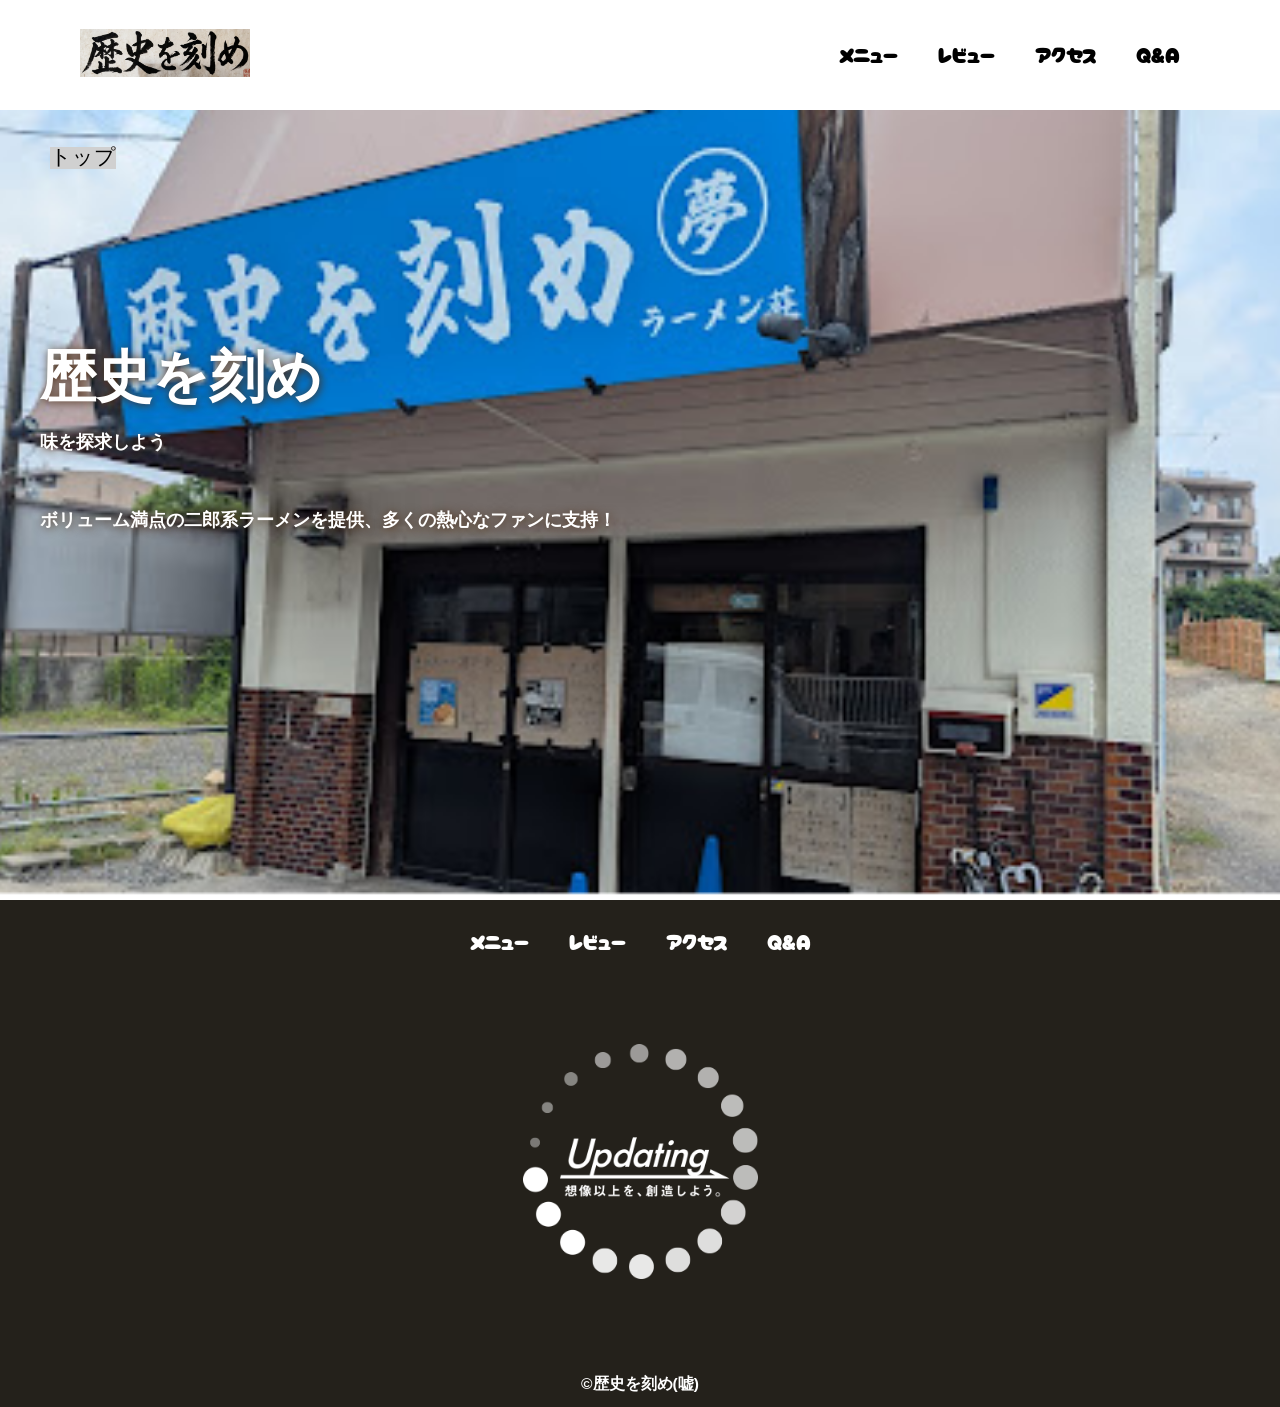
<file: index.html>
<!DOCTYPE html>
<html>

<head>
    <meta charset="UTF-8">
    <title>歴史を刻め非公式HP</title>
    <meta name="description" content="歴史を刻め非公式HP">
    <meta name="viewport" content="width=device-width">
    <script src="https://ajax.googleapis.com/ajax/libs/jquery/1.11.0/jquery.min.js"></script>
    <script src="js/script.js"></script>
    <link href="css/index.css" rel="stylesheet">
    <link rel="preconnect" href="https://fonts.googleapis.com">
    <link rel="preconnect" href="https://fonts.gstatic.com" crossorigin>
    <link href="https://fonts.googleapis.com/css2?family=Cherry+Bomb+One&display=swap" rel="stylesheet">
</head>

<body>
    <header class="header">
        <div class="header-inner">
            <a class="header-logo" href="index.html">
                <img src="images/common/logo.png" alt="ロゴ">
            </a>
            <button class="toggle-menu-button"></button>
            <div class="header-site-menu">
                <nav class="site-menu">
                    <ul>
                        <li><a href="menu.html">メニュー</a></li>
                        <li><a href="review.html">レビュー</a></li>
                        <li><a href="access.html">アクセス</a></li>
                        <li><a href="qa.html">Q&A</a></li>
                    </ul>
                </nav>
            </div>
        </div>
    </header>
    <main class="main">
        <nav class="floating">
            <ul>
                <li><a href="#">トップ</a></li>
            </ul>
        </nav>
        <div class="first-view">
            <div class="first-view-text">
                <h1>歴史を刻め</h1>
                <p>味を探求しよう</p>
                <div class="lead">
                    <p>ボリューム満点の二郎系ラーメンを提供、多くの熱心なファンに支持！</p>
                </div>
            </div>
        </div>
    </main>
    <footer class="footer">
        <nav class="site-menu">
            <ul>
                <li><a href="menu.html">メニュー</a></li>
                <li><a href="review.html">レビュー</a></li>
                <li><a href="access.html">アクセス</a></li>
                <li><a href="qa.html">Q&A</a></li>
            </ul>
        </nav>
        <a class="footer-logo" href="index.html">
            <img src="images/common/logo_footer.png" alt="ロゴ">
        </a>
        <p class="copyright"><small>&copy;歴史を刻め(嘘)</small></p>
    </footer>
</body>

</html>
</file>
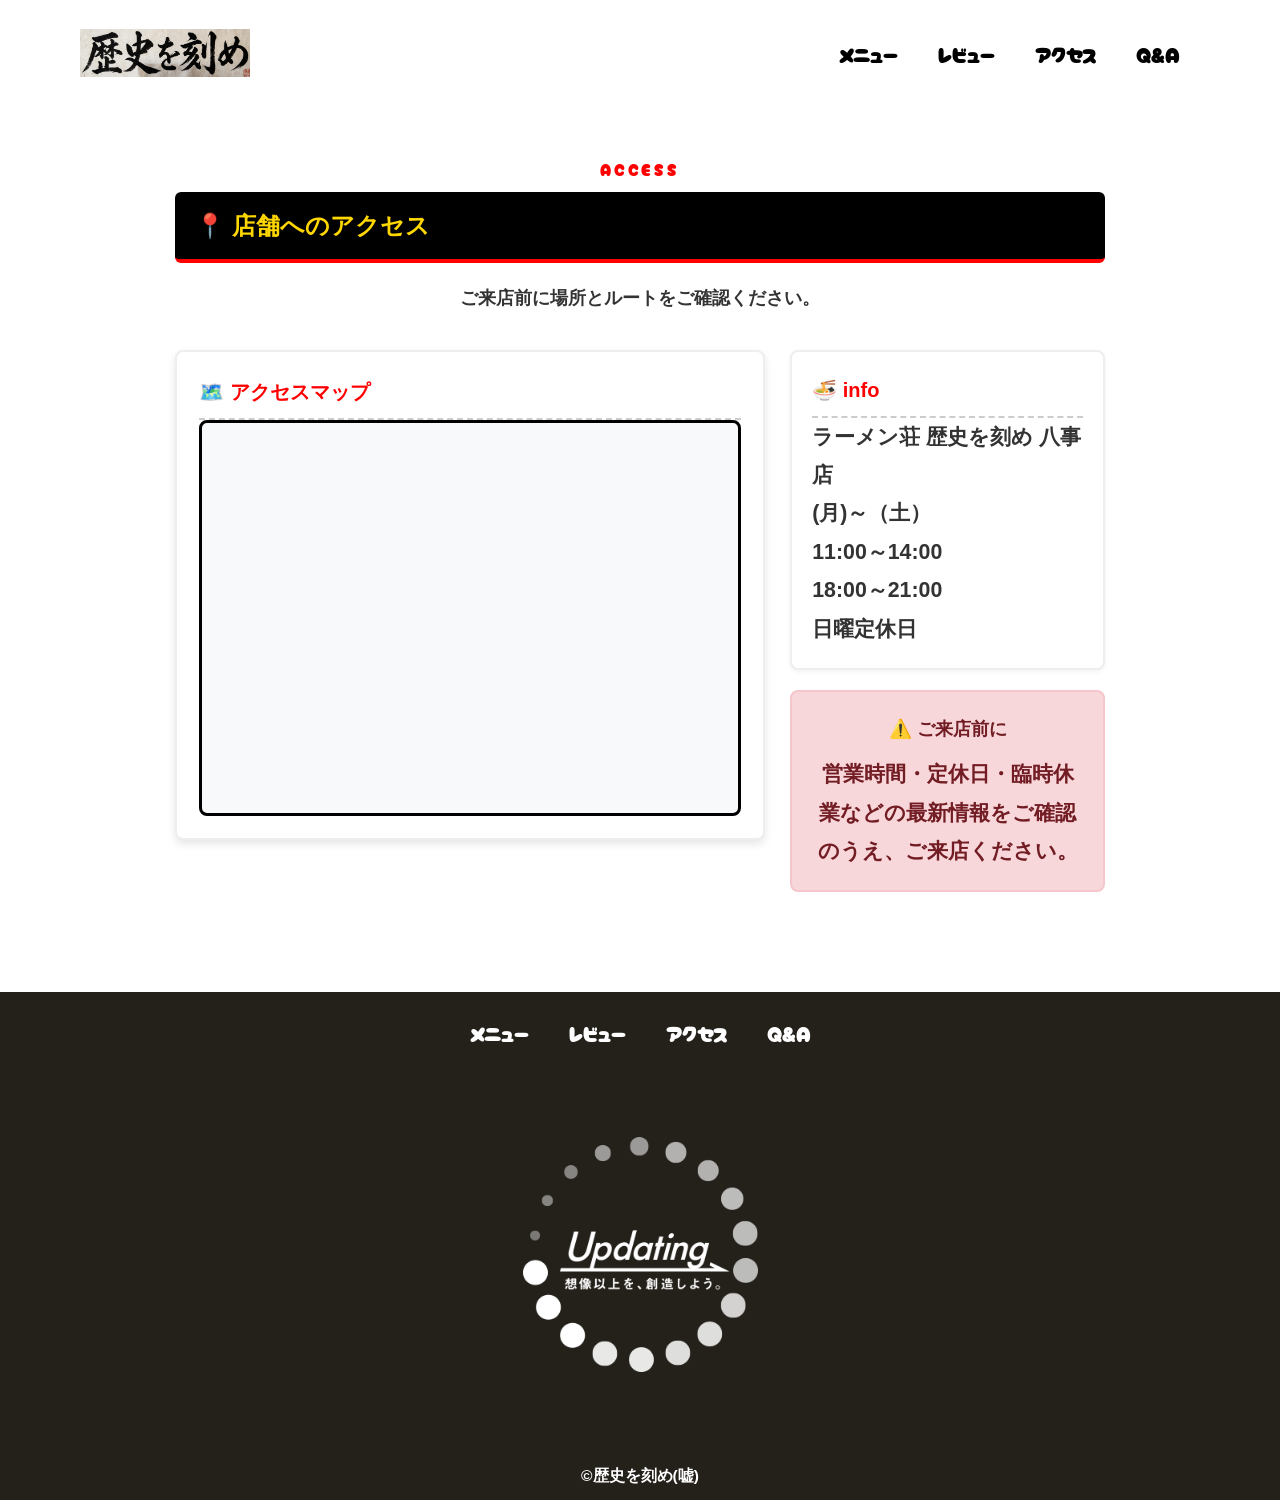
<file: access.html>
<!DOCTYPE html>
<html lang="ja">

<head>
    <meta charset="UTF-8">
    <title>ラーメン荘 歴史を刻め 八事店へのアクセス</title>
    <meta name="description" content="ラーメン荘 歴史を刻め 八事店へのアクセスマップ">
    <meta name="viewport" content="width=device-width, initial-scale=1">
    <script src="https://ajax.googleapis.com/ajax/libs/jquery/1.11.0/jquery.min.js"></script>
    <script src="js/script.js"></script>
    <link href="css/common.css" rel="stylesheet">
    <link href="css/menu.css" rel="stylesheet">
    <link href="css/access.css" rel="stylesheet">
    <link rel="preconnect" href="https://fonts.googleapis.com">
    <link rel="preconnect" href="https://fonts.gstatic.com" crossorigin>
    <link href="https://fonts.googleapis.com/css2?family=Cherry+Bomb+One&display=swap" rel="stylesheet">
    

</head>

<body>
    <header class="header">
        <div class="header-inner">
            <a class="header-logo" href="index.html"><img src="images/common/logo.png" alt="歴史を刻め 八事店"></a>
            <button class="toggle-menu-button" aria-label="メニューを開く" aria-expanded="false"></button>
            <div class="header-site-menu">
                <nav class="site-menu" aria-label="メインメニュー">
                    <ul>
                        <li><a href="menu.html">メニュー</a></li>
                        <li><a href="review.html">レビュー</a></li>
                        <li><a href="access.html" aria-current="page">アクセス</a></li>
                        <li><a href="qa.html">Q&A</a></li>
                    </ul>
                </nav>
            </div>
        </div>
    </header>

    <main class="main access-main">
        <section class="access-hero">
            <p class="eyebrow">ACCESS</p>
            <h1 class="section-title">📍 店舗へのアクセス</h1>
            <p class="guide-text">ご来店前に場所とルートをご確認ください。</p>
        </section>

        <section class="access-grid">
            <div class="map-card">
                <h2 class="sub-title">🗺️ アクセスマップ</h2>
                <div class="map-frame"><iframe title="ラーメン荘 歴史を刻め 八事店の地図"
                        src="https://www.google.com/maps/embed?pb=!1m18!1m12!1m3!1d1631.4617108326252!2d136.97111780413624!3d35.13358450345351!2m3!1f0!2f0!3f0!3m2!1i1024!2i768!4f13.1!3m3!1m2!1s0x60037b002e83ba6d%3A0x7d4108812e3508bc!2z44Op44O844Oh44Oz6I2YIOattOWPsuOCkuWIu-OCgSDlhavkuovlupc!5e0!3m2!1sja!2sjp!4v1783313488513!5m2!1sja!2sjp"
                        loading="lazy" allowfullscreen referrerpolicy="strict-origin-when-cross-origin"></iframe></div>
            </div>
            <div class="access-info">
                <div class="list-box">
                    <h2 class="sub-title">🍜 info</h2>
                    <p>ラーメン荘 歴史を刻め 八事店<br>
                        (月)～（土）<br>
                        11:00～14:00<br>
                        18:00～21:00<br>
                        日曜定休日
                    </p>
                </div>
                <div class="warning-box">
                    <h2>⚠️ ご来店前に</h2>
                    <p>営業時間・定休日・臨時休業などの最新情報をご確認のうえ、ご来店ください。</p>
                </div>
            </div>
        </section>
    </main>

    <footer class="footer">
        <nav class="site-menu" aria-label="フッターメニュー">
            <ul>
                <li><a href="menu.html">メニュー</a></li>
                <li><a href="review.html">レビュー</a></li>
                <li><a href="access.html">アクセス</a></li>
                <li><a href="qa.html">Q&A</a></li>
            </ul>
        </nav><a class="footer-logo" href="index.html"><img src="images/common/logo_footer.png" alt="歴史を刻め 八事店"></a>
        <p class="copyright"><small>&copy;歴史を刻め(嘘)</small></p>
    </footer>
</body>

</html>
</file>
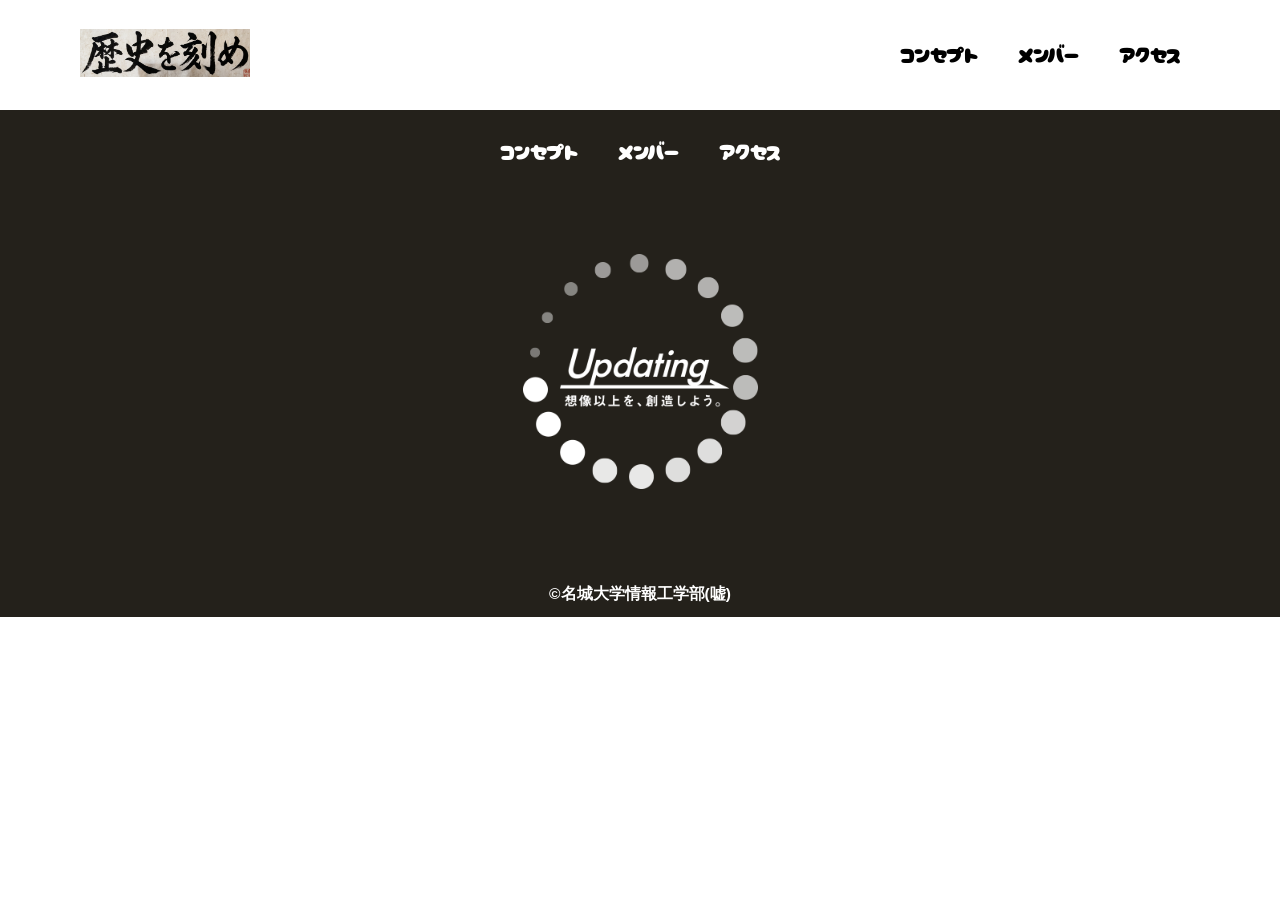
<file: common.html>
<!DOCTYPE html>
<html>

<head>
    <meta charset="UTF-8">
    <title>名城大学情報工学部非公式HP</title>
    <meta name="description" content="ページの概要">
    <meta name="viewport" content="width=device-width">
    <script src="https://ajax.googleapis.com/ajax/libs/jquery/1.11.0/jquery.min.js"></script>
    <script src="js/script.js"></script>
    <link href="css/common.css" rel="stylesheet">
    <link rel="preconnect" href="https://fonts.googleapis.com">
    <link rel="preconnect" href="https://fonts.gstatic.com" crossorigin>
    <link href="https://fonts.googleapis.com/css2?family=Cherry+Bomb+One&display=swap" rel="stylesheet">
</head>

<body>
    <header class="header">
        <div class="header-inner">
            <a class="header-logo" href="index.html">
                <img src="images/common/logo.png" alt="ロゴ">
            </a>
            <button class="toggle-menu-button"></button>
            <div class="header-site-menu">
                <nav class="site-menu">
                    <ul>
                        <li><a href="menu.html">コンセプト</a></li>
                        <li><a href="review.html">メンバー</a></li>
                        <li><a href="access.html">アクセス</a></li>
                    </ul>
                </nav>
            </div>
        </div>
    </header>
    <main class="main"></main>
    <footer class="footer">
        <nav class="site-menu">
            <ul>
                <li><a href="menu.html">コンセプト</a></li>
                <li><a href="review.html">メンバー</a></li>
                <li><a href="access.html">アクセス</a></li>
            </ul>
        </nav>
        <a class="footer-logo" href="index.html">
            <img src="images/common/logo_footer.png" alt="ロゴ">
        </a>
        <p class="copyright"><small>&copy;名城大学情報工学部(嘘)</small></p>
    </footer>
</body>

</html>
</file>
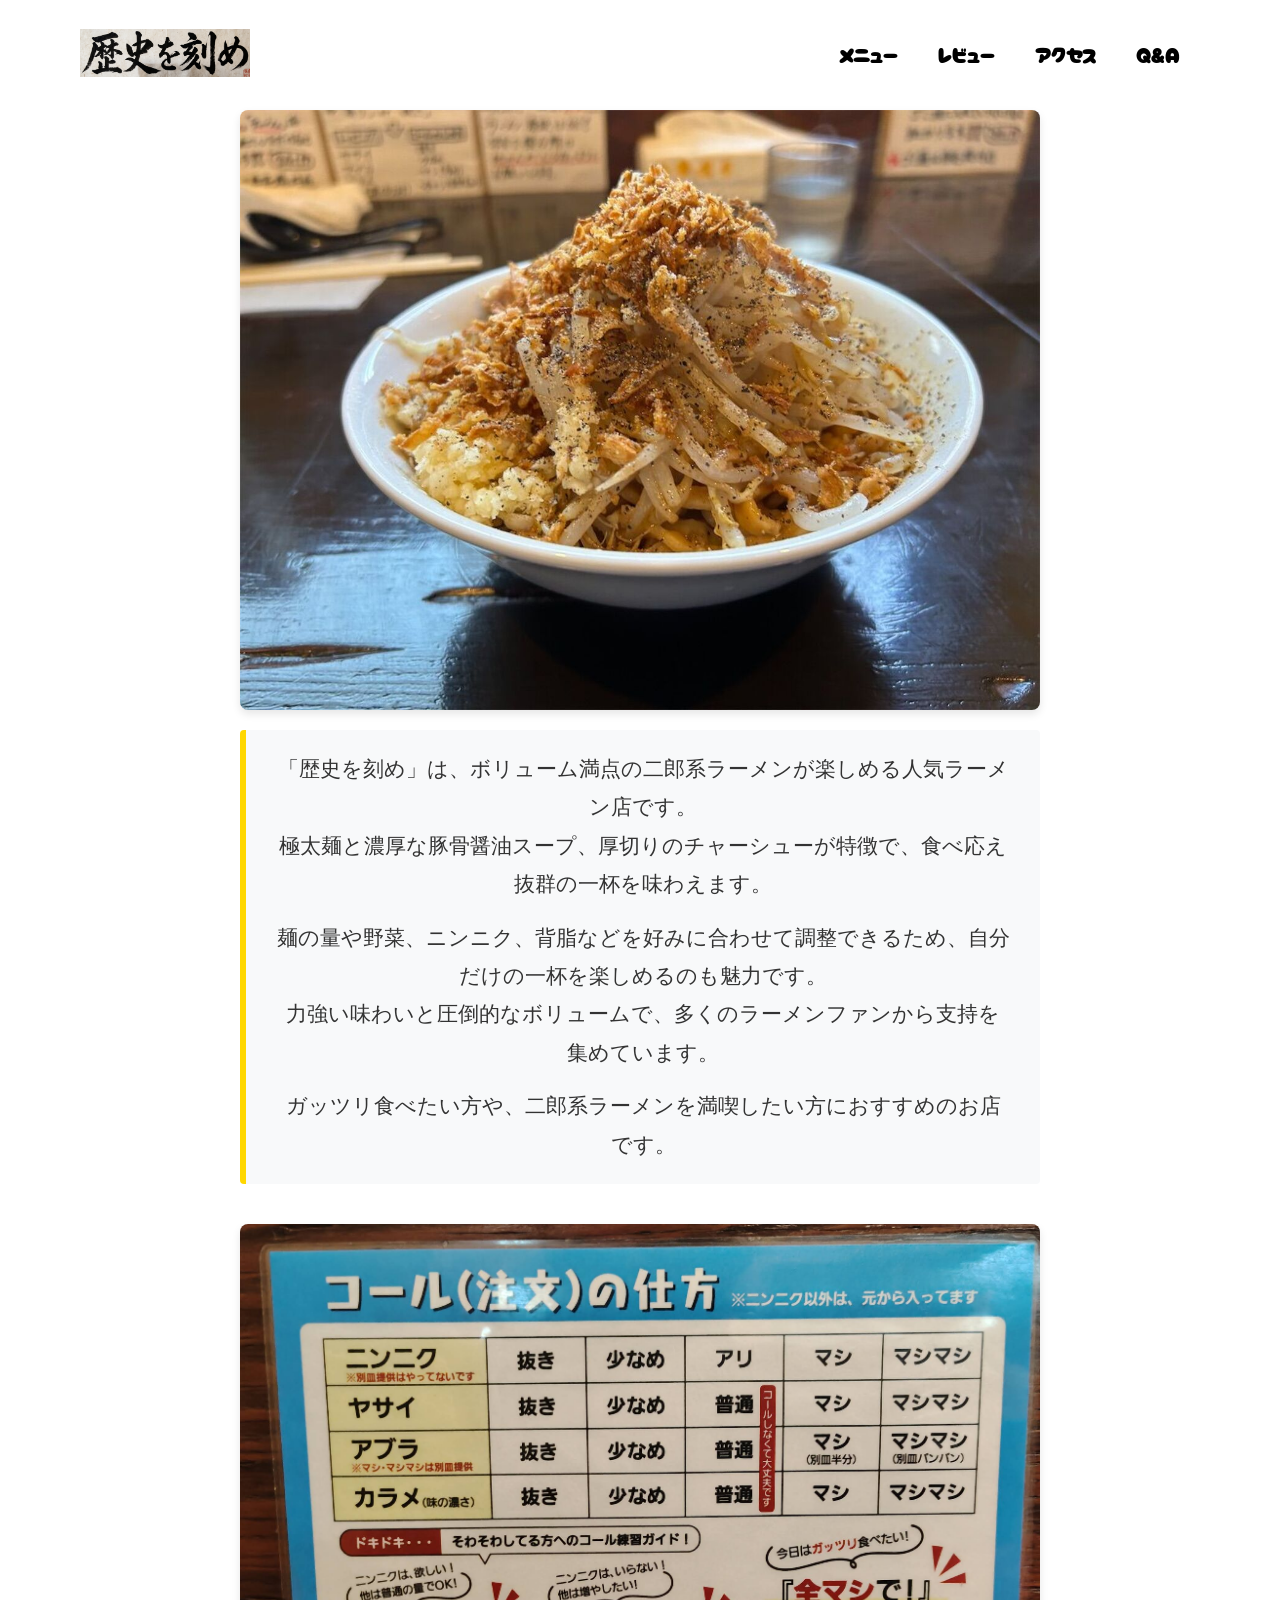
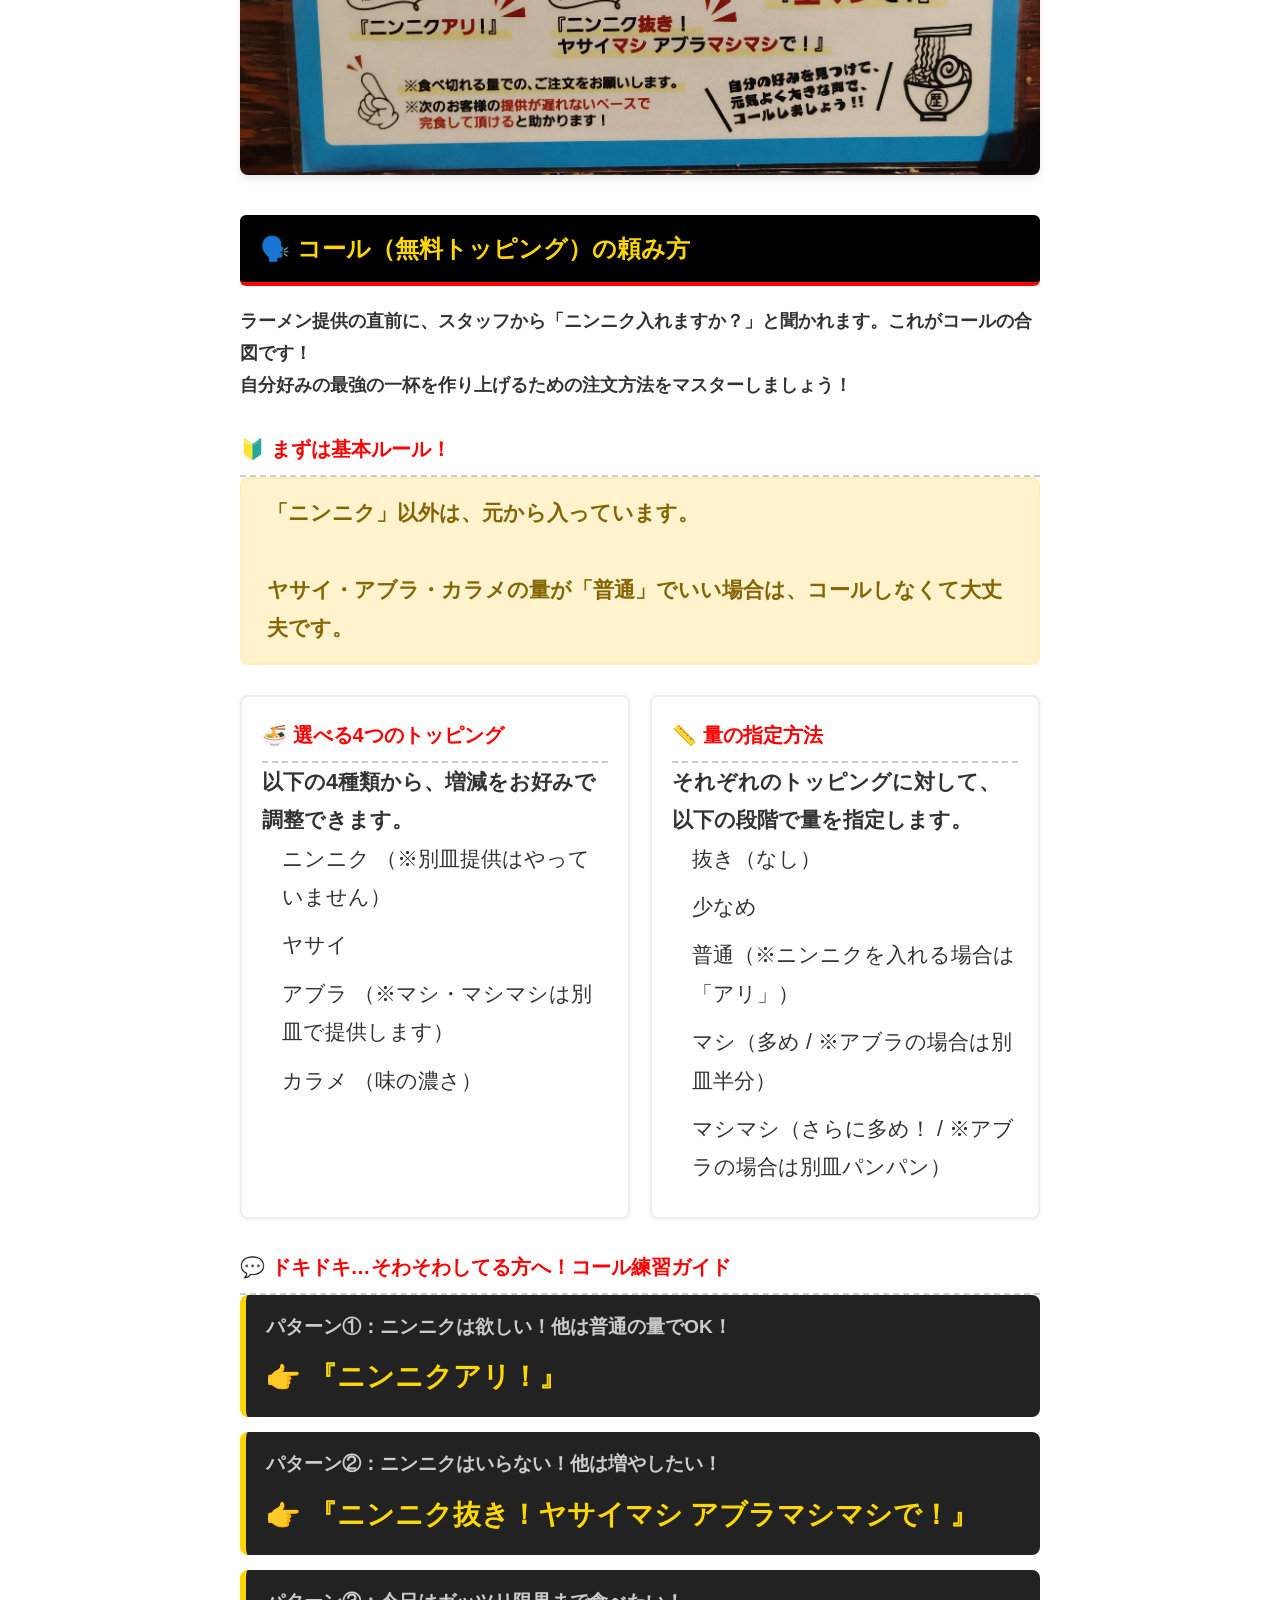
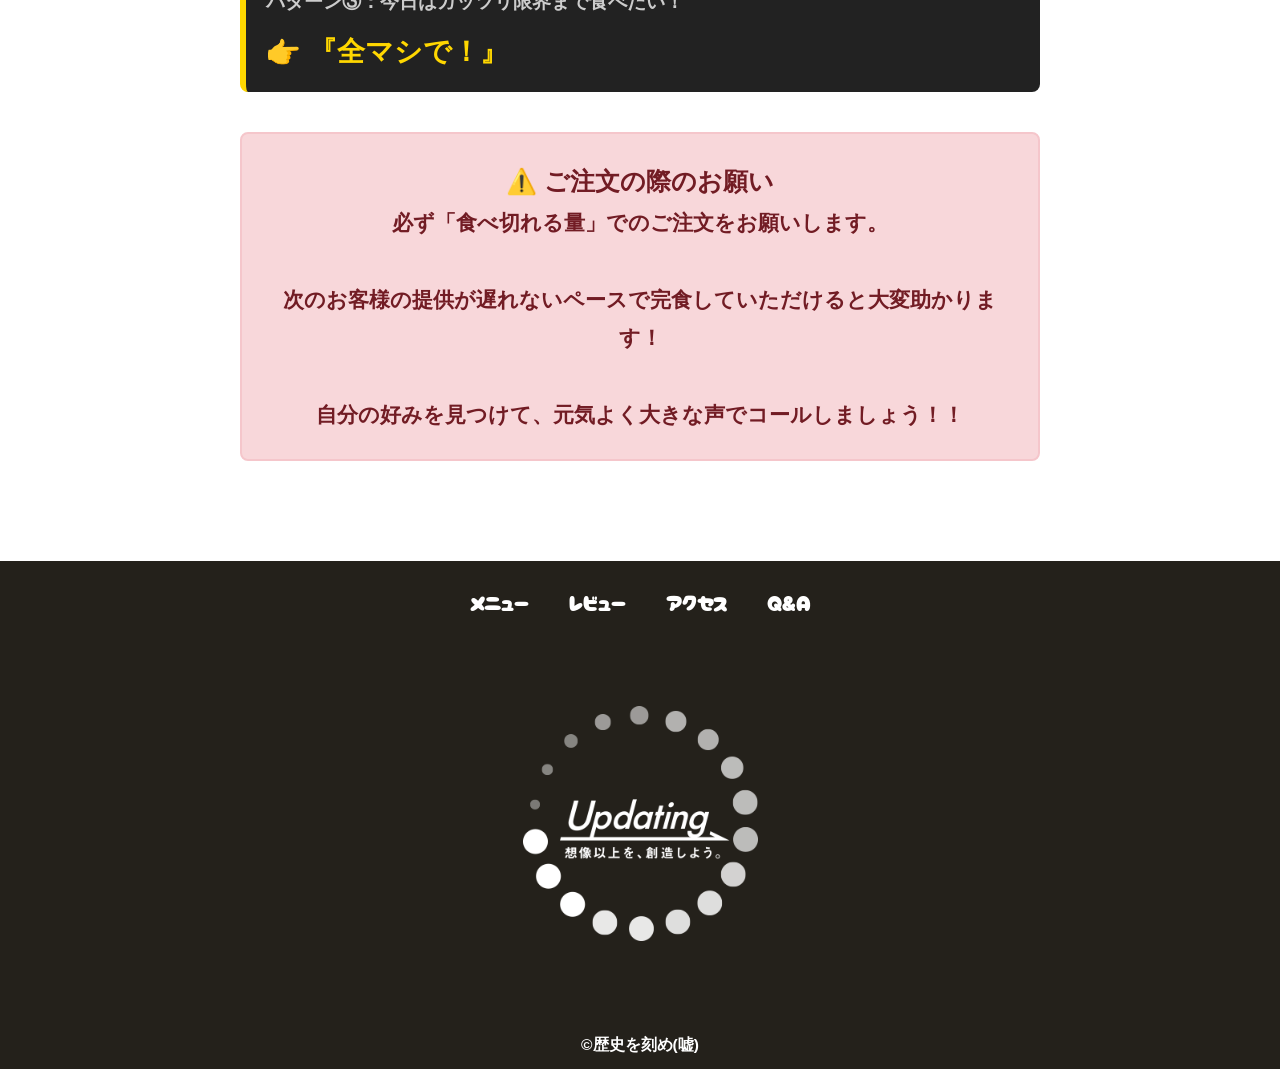
<file: menu.html>
<!DOCTYPE html>
<html>

<head>
    <meta charset="UTF-8">
    <title>歴史を刻めのメニュー</title>
    <meta name="description" content="コンセプト">
    <meta name="viewport" content="width=device-width">
    <script src="https://ajax.googleapis.com/ajax/libs/jquery/1.11.0/jquery.min.js"></script>
    <script src="js/script.js"></script>
    <link href="css/common.css" rel="stylesheet">
    <link href="css/menu.css" rel="stylesheet">
    <link rel="preconnect" href="https://fonts.googleapis.com">
    <link rel="preconnect" href="https://fonts.gstatic.com" crossorigin>
    <link href="https://fonts.googleapis.com/css2?family=Cherry+Bomb+One&display=swap" rel="stylesheet">
</head>

<body>

    <header class="header">
        <div class="header-inner">
            <a class="header-logo" href="index.html">
                <img src="images/common/logo.png" alt="ロゴ">
            </a>
            <button class="toggle-menu-button"></button>
            <div class="header-site-menu">
                <nav class="site-menu">
                    <ul>
                        <li><a href="menu.html">メニュー</a></li>
                        <li><a href="review.html">レビュー</a></li>
                        <li><a href="access.html">アクセス</a></li>
                        <li><a href="qa.html">Q&A</a></li>
                    </ul>
                </nav>
            </div>
        </div>
    </header>
    <main class="main">
        <main class="main menu-main">
            <img src="images/menu/ra-men.jpg" alt="ラーメン" class="ra-men">

            <div class="intro-box">
                <p class="center-text">
                    「歴史を刻め」は、ボリューム満点の二郎系ラーメンが楽しめる人気ラーメン店です。<br>
                    極太麺と濃厚な豚骨醤油スープ、厚切りのチャーシューが特徴で、食べ応え抜群の一杯を味わえます。
                </p>
                <p class="center-text">
                    麺の量や野菜、ニンニク、背脂などを好みに合わせて調整できるため、自分だけの一杯を楽しめるのも魅力です。<br>
                    力強い味わいと圧倒的なボリュームで、多くのラーメンファンから支持を集めています。
                </p>
                <p class="center-text">
                    ガッツリ食べたい方や、二郎系ラーメンを満喫したい方におすすめのお店です。
                </p>
            </div>

            <img src="images/menu/call.png" alt="コール表" class="ra-men">

            <h2 class="section-title">🗣️ コール（無料トッピング）の頼み方</h2>

            <p class="guide-text">
                ラーメン提供の直前に、スタッフから「ニンニク入れますか？」と聞かれます。これがコールの合図です！<br>
                自分好みの最強の一杯を作り上げるための注文方法をマスターしましょう！
            </p>

            <h3 class="sub-title">🔰 まずは基本ルール！</h3>

            <div class="rule-box">
                <p>
                    「ニンニク」以外は、元から入っています。<br><br>
                    ヤサイ・アブラ・カラメの量が「普通」でいい場合は、コールしなくて大丈夫です。
                </p>
            </div>

            <div class="list-wrapper">
                <div class="list-box">
                    <h3 class="sub-title" style="margin-top: 0;">🍜 選べる4つのトッピング</h3>
                    <p>以下の4種類から、増減をお好みで調整できます。</p>
                    <ul>
                        <li>ニンニク （※別皿提供はやっていません）</li>
                        <li>ヤサイ</li>
                        <li>アブラ （※マシ・マシマシは別皿で提供します）</li>
                        <li>カラメ （味の濃さ）</li>
                    </ul>
                </div>

                <div class="list-box">
                    <h3 class="sub-title" style="margin-top: 0;">📏 量の指定方法</h3>
                    <p>それぞれのトッピングに対して、以下の段階で量を指定します。</p>
                    <ul>
                        <li>抜き（なし）</li>
                        <li>少なめ</li>
                        <li>普通（※ニンニクを入れる場合は「アリ」）</li>
                        <li>マシ（多め / ※アブラの場合は別皿半分）</li>
                        <li>マシマシ（さらに多め！ / ※アブラの場合は別皿パンパン）</li>
                    </ul>
                </div>
            </div>

            <h3 class="sub-title">💬 ドキドキ…そわそわしてる方へ！コール練習ガイド</h3>

            <div class="pattern-card">
                <p class="question"><strong>パターン①：ニンニクは欲しい！他は普通の量でOK！</strong></p>
                <p class="answer">👉 『ニンニクアリ！』</p>
            </div>

            <div class="pattern-card">
                <p class="question"><strong>パターン②：ニンニクはいらない！他は増やしたい！</strong></p>
                <p class="answer">👉 『ニンニク抜き！ヤサイマシ アブラマシマシで！』</p>
            </div>

            <div class="pattern-card">
                <p class="question"><strong>パターン③：今日はガッツリ限界まで食べたい！</strong></p>
                <p class="answer">👉 『全マシで！』</p>
            </div>

            <div class="warning-box">
                <h3 style="margin-top: 0; color: #721c24;">⚠️ ご注文の際のお願い</h3>
                <p>
                    必ず「食べ切れる量」でのご注文をお願いします。<br><br>
                    次のお客様の提供が遅れないペースで完食していただけると大変助かります！<br><br>
                    自分の好みを見つけて、元気よく大きな声でコールしましょう！！
                </p>
            </div>
        </main>


        <footer class="footer">
            <nav class="site-menu">
                <ul>
                    <li><a href="menu.html">メニュー</a></li>
                    <li><a href="review.html">レビュー</a></li>
                    <li><a href="access.html">アクセス</a></li>
                    <li><a href="qa.html">Q&A</a></li>
                </ul>
            </nav>
            <a class="footer-logo" href="index.html">
                <img src="images/common/logo_footer.png" alt="ロゴ">
            </a>
            <p class="copyright"><small>&copy;歴史を刻め(嘘)</small></p>
        </footer>
</body>

</html>
</file>
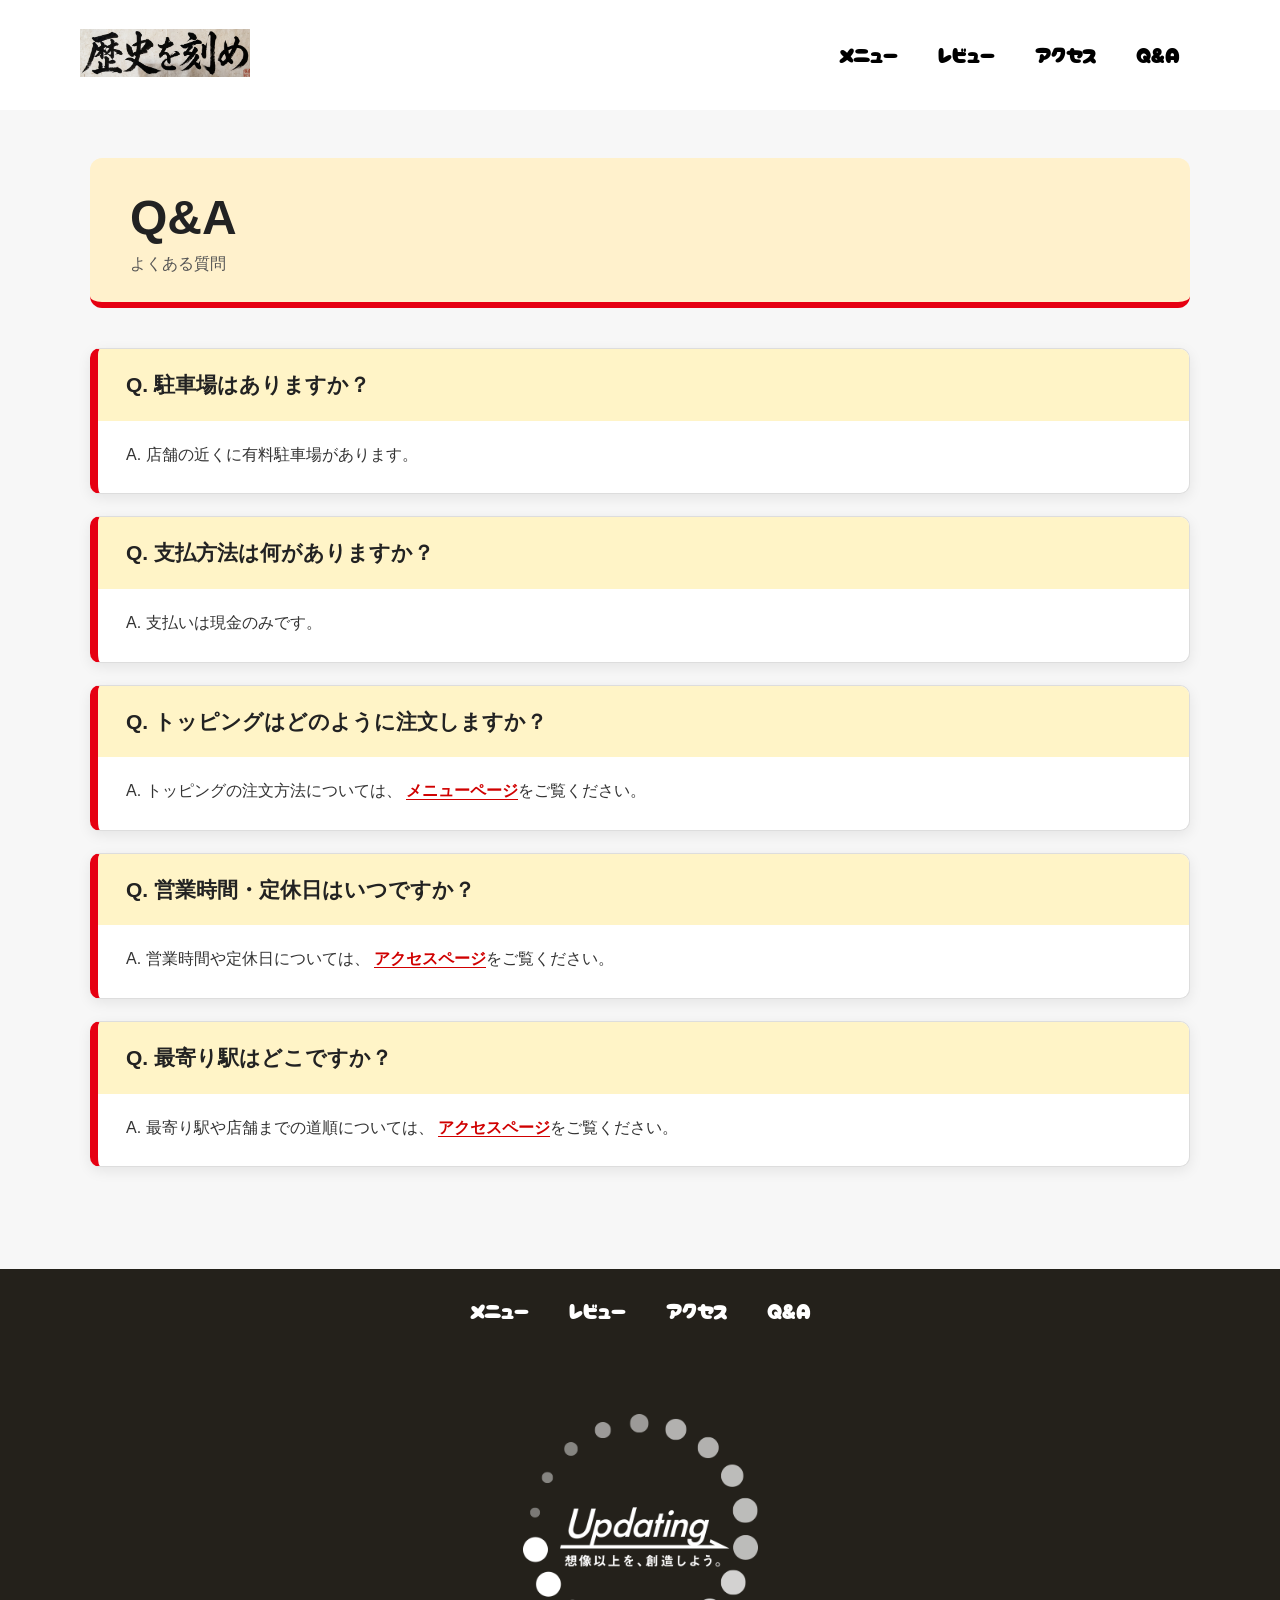
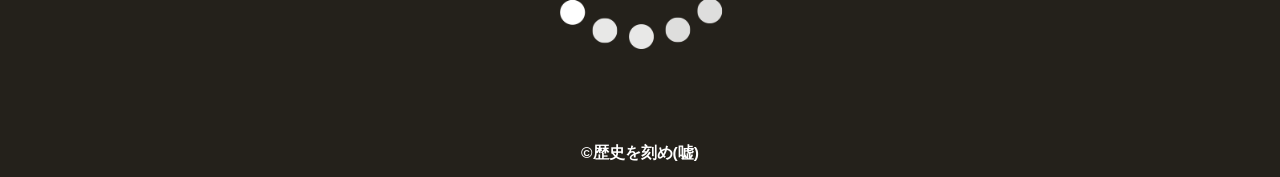
<file: qa.html>
<!DOCTYPE html>
<html lang="ja">

<head>
    <meta charset="UTF-8">
    <title>Q&A | ラーメン荘 歴史を刻め 八事店</title>
    <meta name="description" content="ラーメン荘 歴史を刻め 八事店に関するよくある質問">
    <meta name="viewport" content="width=device-width, initial-scale=1">

    <script src="https://ajax.googleapis.com/ajax/libs/jquery/1.11.0/jquery.min.js"></script>
    <script src="js/script.js"></script>

    <link href="css/common.css" rel="stylesheet">
    <link href="css/qa.css" rel="stylesheet">

    <link rel="preconnect" href="https://fonts.googleapis.com">
    <link rel="preconnect" href="https://fonts.gstatic.com" crossorigin>
    <link href="https://fonts.googleapis.com/css2?family=Cherry+Bomb+One&display=swap" rel="stylesheet">
</head>

<body>
    <header class="header">
        <div class="header-inner">
            <a class="header-logo" href="index.html">
                <img src="images/common/logo.png" alt="歴史を刻め 八事店">
            </a>

            <button class="toggle-menu-button" aria-label="メニューを開く" aria-expanded="false"></button>

            <div class="header-site-menu">
                <nav class="site-menu" aria-label="メインメニュー">
                    <ul>
                        <li><a href="menu.html">メニュー</a></li>
                        <li><a href="review.html">レビュー</a></li>
                        <li><a href="access.html">アクセス</a></li>
                        <li><a href="qa.html" aria-current="page">Q&amp;A</a></li>
                    </ul>
                </nav>
            </div>
        </div>
    </header>

    <main class="main qa-main">
        <section class="qa-hero">
            <h1 class="qa-title"> Q&A</h1>
            <p class="qa-guide">よくある質問</p>
        </section>

        <section class="qa-list" aria-label="よくある質問一覧">
            <article class="qa-card">
                <h2>Q. 駐車場はありますか？</h2>
                <p>A. 店舗の近くに有料駐車場があります。</p>
            </article>

            <article class="qa-card">
                <h2>Q. 支払方法は何がありますか？</h2>
                <p>A. 支払いは現金のみです。</p>
            </article>

            <article class="qa-card">
                <h2>Q. トッピングはどのように注文しますか？</h2>
                <p>
                    A. トッピングの注文方法については、
                    <a href="menu.html">メニューページ</a>をご覧ください。
                </p>
            </article>

            <article class="qa-card">
                <h2>Q. 営業時間・定休日はいつですか？</h2>
                <p>
                    A. 営業時間や定休日については、
                    <a href="access.html">アクセスページ</a>をご覧ください。
                </p>
            </article>

            <article class="qa-card">
                <h2>Q. 最寄り駅はどこですか？</h2>
                <p>
                    A. 最寄り駅や店舗までの道順については、
                    <a href="access.html">アクセスページ</a>をご覧ください。
                </p>
            </article>
        </section>
    </main>

    <footer class="footer">
        <nav class="site-menu" aria-label="フッターメニュー">
            <ul>
                <li><a href="menu.html">メニュー</a></li>
                <li><a href="review.html">レビュー</a></li>
                <li><a href="access.html">アクセス</a></li>
                <li><a href="qa.html">Q&amp;A</a></li>
            </ul>
        </nav>

        <a class="footer-logo" href="index.html">
            <img src="images/common/logo_footer.png" alt="歴史を刻め 八事店">
        </a>

        <p class="copyright"><small>&copy;歴史を刻め(嘘)</small></p>
    </footer>
</body>

</html>
</file>
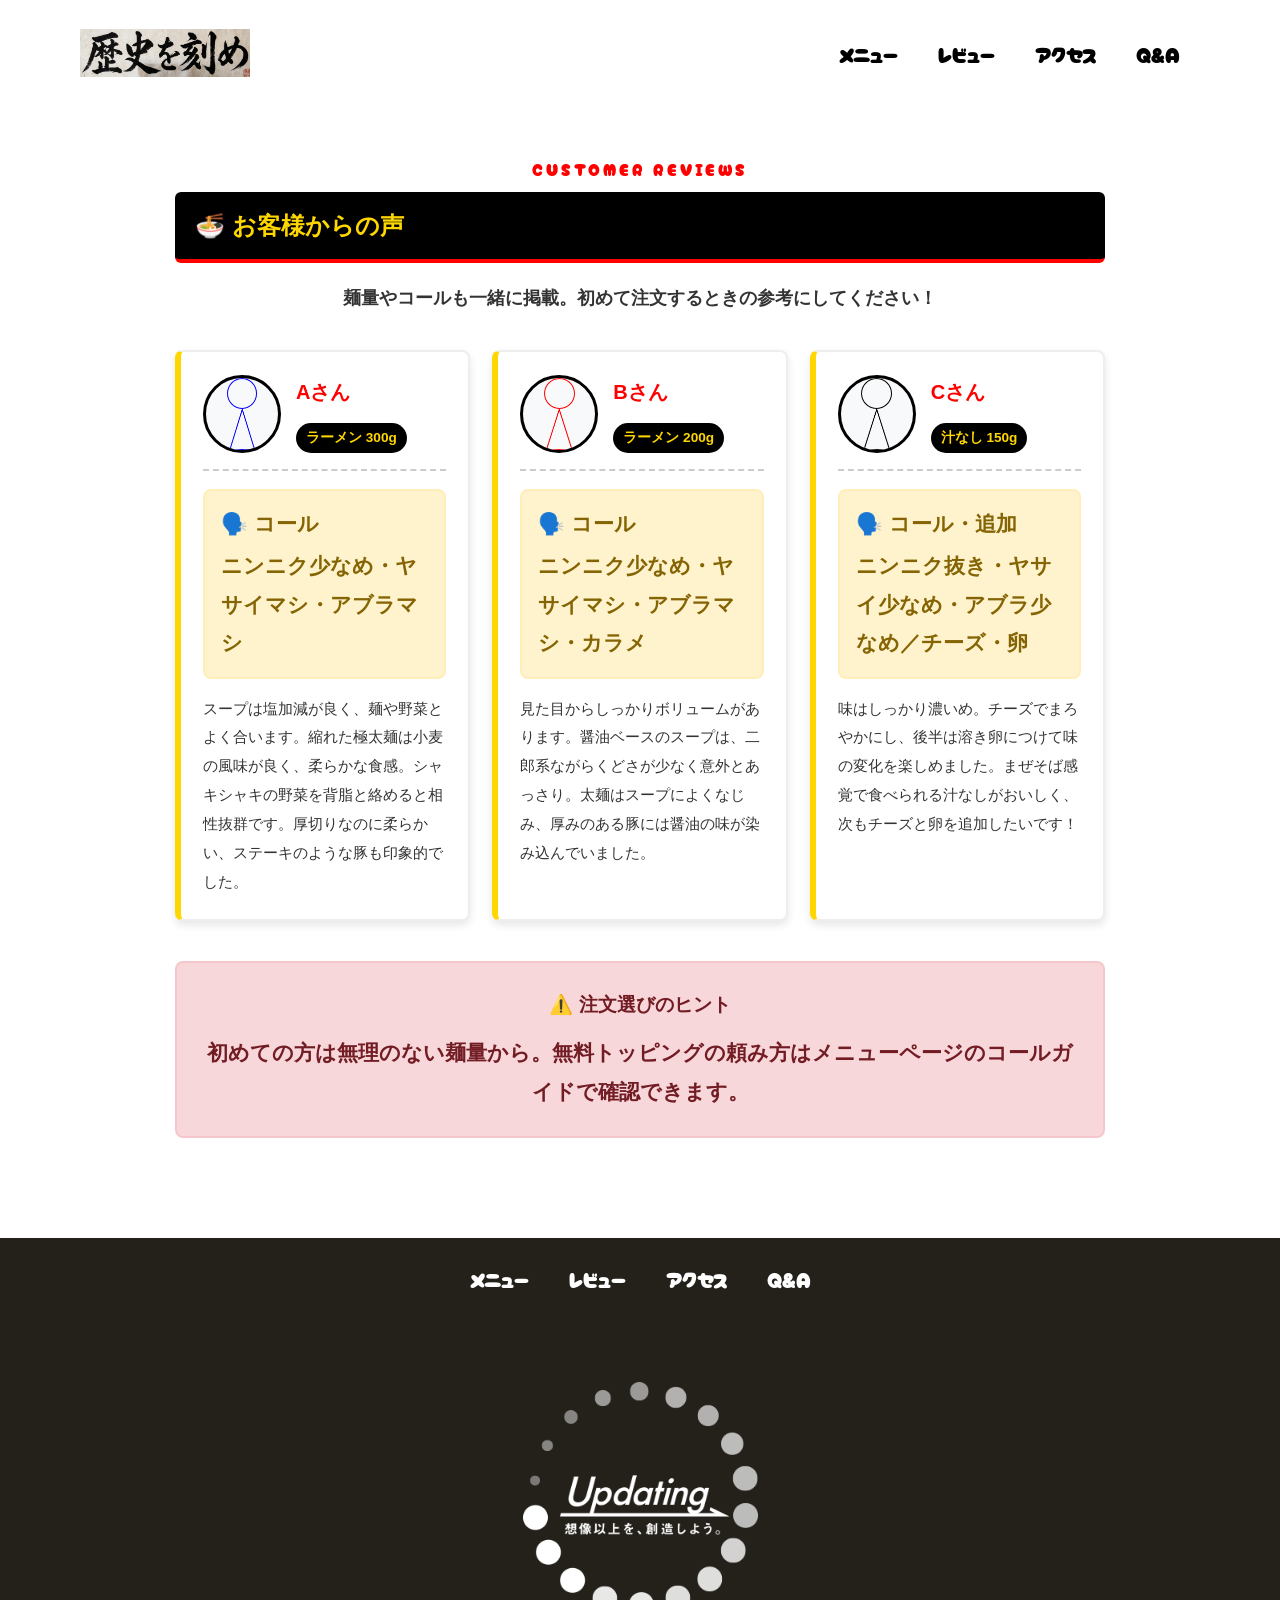
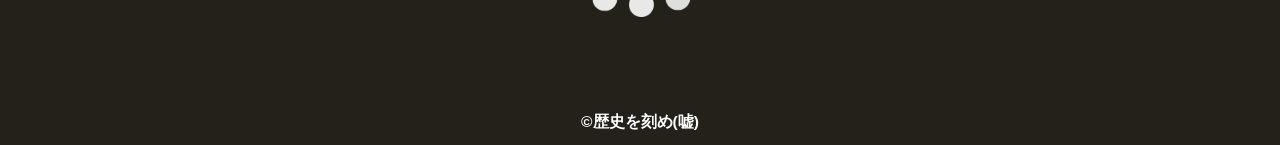
<file: review.html>
<!DOCTYPE html>
<html lang="ja">

<head>
    <meta charset="UTF-8">
    <title>ラーメン荘 歴史を刻め 八事店のレビュー</title>
    <meta name="description" content="ラーメン荘 歴史を刻め 八事店のお客様レビュー">
    <meta name="viewport" content="width=device-width, initial-scale=1">
    <script src="https://ajax.googleapis.com/ajax/libs/jquery/1.11.0/jquery.min.js"></script>
    <script src="js/script.js"></script>
    <link href="css/common.css" rel="stylesheet">
    <link href="css/menu.css" rel="stylesheet">
    <link href="css/review.css" rel="stylesheet">
    <link rel="preconnect" href="https://fonts.googleapis.com">
    <link rel="preconnect" href="https://fonts.gstatic.com" crossorigin>
    <link href="https://fonts.googleapis.com/css2?family=Cherry+Bomb+One&display=swap" rel="stylesheet">
</head>

<body>
    <header class="header">
        <div class="header-inner">
            <a class="header-logo" href="index.html"><img src="images/common/logo.png" alt="歴史を刻め 八事店"></a>
            <button class="toggle-menu-button" aria-label="メニューを開く" aria-expanded="false"></button>
            <div class="header-site-menu">
                <nav class="site-menu" aria-label="メインメニュー">
                    <ul>
                        <li><a href="menu.html">メニュー</a></li>
                        <li><a href="review.html" aria-current="page">レビュー</a></li>
                        <li><a href="access.html">アクセス</a></li>
                        <li><a href="qa.html">Q&A</a></li>
                    </ul>
                </nav>
            </div>
        </div>
    </header>

    <main class="main review-main">
        <section class="review-hero">
            <p class="eyebrow">CUSTOMER REVIEWS</p>
            <h1 class="section-title">🍜 お客様からの声</h1>
            <p class="guide-text">麺量やコールも一緒に掲載。初めて注文するときの参考にしてください！</p>
        </section>

        <ul class="review-list">
            <li class="review-card">
                <div class="review-person"><img src="images/members/member_A.png" alt="Aさん">
                    <div>
                        <h2>Aさん</h2>
                        <p class="review-tag">ラーメン 300g</p>
                    </div>
                </div>
                <div class="order-box"><strong>🗣️ コール</strong>
                    <p>ニンニク少なめ・ヤサイマシ・アブラマシ</p>
                </div>
                <p class="review-comment">
                    スープは塩加減が良く、麺や野菜とよく合います。縮れた極太麺は小麦の風味が良く、柔らかな食感。シャキシャキの野菜を背脂と絡めると相性抜群です。厚切りなのに柔らかい、ステーキのような豚も印象的でした。
                </p>
            </li>
            <li class="review-card">
                <div class="review-person"><img src="images/members/member_B.png" alt="Bさん">
                    <div>
                        <h2>Bさん</h2>
                        <p class="review-tag">ラーメン 200g</p>
                    </div>
                </div>
                <div class="order-box"><strong>🗣️ コール</strong>
                    <p>ニンニク少なめ・ヤサイマシ・アブラマシ・カラメ</p>
                </div>
                <p class="review-comment">
                    見た目からしっかりボリュームがあります。醤油ベースのスープは、二郎系ながらくどさが少なく意外とあっさり。太麺はスープによくなじみ、厚みのある豚には醤油の味が染み込んでいました。</p>
            </li>
            <li class="review-card">
                <div class="review-person"><img src="images/members/member_C.png" alt="Cさん">
                    <div>
                        <h2>Cさん</h2>
                        <p class="review-tag">汁なし 150g</p>
                    </div>
                </div>
                <div class="order-box"><strong>🗣️ コール・追加</strong>
                    <p>ニンニク抜き・ヤサイ少なめ・アブラ少なめ／チーズ・卵</p>
                </div>
                <p class="review-comment">
                    味はしっかり濃いめ。チーズでまろやかにし、後半は溶き卵につけて味の変化を楽しめました。まぜそば感覚で食べられる汁なしがおいしく、次もチーズと卵を追加したいです！</p>
            </li>
        </ul>

        <aside class="warning-box review-note">
            <h2>⚠️ 注文選びのヒント</h2>
            <p>初めての方は無理のない麺量から。無料トッピングの頼み方は<a href="menu.html">メニューページのコールガイド</a>で確認できます。</p>
        </aside>
    </main>

    <footer class="footer">
        <nav class="site-menu" aria-label="フッターメニュー">
            <ul>
                <li><a href="menu.html">メニュー</a></li>
                <li><a href="review.html">レビュー</a></li>
                <li><a href="access.html">アクセス</a></li>
                <li><a href="qa.html">Q&A</a></li>
            </ul>
        </nav><a class="footer-logo" href="index.html"><img src="images/common/logo_footer.png" alt="歴史を刻め 八事店"></a>
        <p class="copyright"><small>&copy;歴史を刻め(嘘)</small></p>
    </footer>
</body>

</html>
</file>
<file: css/index.css>
@charset "utf-8";

nav.floating {
    position: absolute;
    top: 100px;
    left: 50px;
    background-color: #d0d0d0;
}

.first-view {
    height: calc(100vh - 110px);
    background-image: url(../images/index/bg_main.png);
    background-repeat: no-repeat;
    background-position: center center;
    background-size: cover;
    display: flex;
    align-items: center;
}

.first-view-text {
    width: 100%;
    max-width: 1200px;
    margin-left: auto;
    margin-right: auto;
    padding-left: 40ox;
    padding-bottom: 80px;
    color: #ffffff;
    font-weight: bold;
    text-shadow: 1px 1px 10px #4b2c14;
}

.first-view-text h1 {
    font-family: "Montserrat", sans-serif;
    font-size: 56px;
    line-height: 72px;
}

.first-view-text p {
    font-size: 18px;
    margin-top: 20px;
}

.lead {
    max-width: 1200px;
    margin: 60px auto;
}

*,
::before,
::after {
    padding: 0;
    margin: 0;
    box-sizing: border-box;
}

ul, ol {
    list-style: none;
}

a {
    color: inherit;
    text-decoration: none;
}

body {
    font-family: sans-serif;
    font-size: 16pt;
    color: #000000;
    line-height: 1;
    background-color: #ffffff;
}

img {
    max-width: 100%;
}

.header-inner {
    max-width: 1200px;
    height: 110px;
    margin-left: auto;
    margin-right: auto;
    padding-left: 40px;
    padding-right: 40px;
    display: flex;
    justify-content: space-between;
    align-items: center;
}

.toggle-menu-button {
    display: none;
}

.header-logo {
    display: block;
    width: 170px;
}

.site-menu ul {
    display: flex;
}

.site-menu ul li {
    margin-left: 20px;
    margin-right: 20px;
}

.site-menu ul li a {
    font-family: 'Cherry Bomb One', cursive;
}

@media (max-width: 800px) {
    .site-menu ul {
        display: block;
        text-align: center;
    }

    .site-menu li {
        margin-top: 20px;
    }

    .header {
        position: fixed;
        top: 0;
        left: 0;
        right: 0;
        background-color: #ffffff;
        height: 50px;
        z-index: 10;
        box-shadow: 0 3px 6px rgba(0, 0, 0, 0.1);
    }

    .header-inner {
        padding-left: 20px;
        padding-right: 20px;
        height: 100%;
        position: relative;
    }

    .header-site-menu {
        position: absolute;
        top: 100%;
        left: 0;
        right: 0;
        color: #ffffff;
        background-color: #736e62;
        padding-top: 30px;
        padding-bottom: 50px;
        display: none;
    }

    .header-site-menu.is-show {
        display: block;
    }

    .header-logo {
        width: 100px;
    }

    .main {
        padding-top: 50px;;
    }

    .footer-logo {
        margin-top: 60px;
    }

    .copyright {
        margin-top: 50px;
    }

    .toggle-menu-button {
        display: block;
        width: 44px;
        height: 34px;
        background-image: url(../images/common/icon-menu.png);
        background-size: 50%;
        background-position: center;
        background-repeat: no-repeat;
        background-color: transparent;
        border: none;
        border-radius: 0;
        outline: none;
    }
}
.footer {
    color: #ffffff;
    background-color: #24211b;
    padding-top: 30px;
    padding-bottom: 15px;
    display: flex;
    flex-direction: column;
    align-items: center;
}

.footer-logo {
    display: block;
    width: 235px;
    margin-top: 90px;
}

.copyright {
    font-size: 14pt;
    font-weight: bold;
    margin-top: 90px;
}
</file>
<file: css/common.css>
@charset "utf-8";

*,
::before,
::after {
    padding: 0;
    margin: 0;
    box-sizing: border-box;
}

ul, ol {
    list-style: none;
}

a {
    color: inherit;
    text-decoration: none;
}

body {
    font-family: sans-serif;
    font-size: 16pt;
    color: #000000;
    line-height: 1;
    background-color: #ffffff;
}

img {
    max-width: 100%;
}

.header-inner {
    max-width: 1200px;
    height: 110px;
    margin-left: auto;
    margin-right: auto;
    padding-left: 40px;
    padding-right: 40px;
    display: flex;
    justify-content: space-between;
    align-items: center;
}

.toggle-menu-button {
    display: none;
}

.header-logo {
    display: block;
    width: 170px;
}

.site-menu ul {
    display: flex;
}

.site-menu ul li {
    margin-left: 20px;
    margin-right: 20px;
}

.site-menu ul li a {
    font-family: 'Cherry Bomb One', cursive;
}

@media (max-width: 800px) {
    .site-menu ul {
        display: block;
        text-align: center;
    }

    .site-menu li {
        margin-top: 20px;
    }

    .header {
        position: fixed;
        top: 0;
        left: 0;
        right: 0;
        background-color: #ffffff;
        height: 50px;
        z-index: 10;
        box-shadow: 0 3px 6px rgba(0, 0, 0, 0.1);
    }

    .header-inner {
        padding-left: 20px;
        padding-right: 20px;
        height: 100%;
        position: relative;
    }

    .header-site-menu {
        position: absolute;
        top: 100%;
        left: 0;
        right: 0;
        color: #ffffff;
        background-color: #736e62;
        padding-top: 30px;
        padding-bottom: 50px;
        display: none;
    }

    .header-site-menu.is-show {
        display: block;
    }

    .header-logo {
        width: 100px;
    }

    .main {
        padding-top: 50px;;
    }

    .footer-logo {
        margin-top: 60px;
    }

    .copyright {
        margin-top: 50px;
    }

    .toggle-menu-button {
        display: block;
        width: 44px;
        height: 34px;
        background-image: url(../images/common/icon-menu.png);
        background-size: 50%;
        background-position: center;
        background-repeat: no-repeat;
        background-color: transparent;
        border: none;
        border-radius: 0;
        outline: none;
    }
}

.footer {
    color: #ffffff;
    background-color: #24211b;
    padding-top: 30px;
    padding-bottom: 15px;
    display: flex;
    flex-direction: column;
    align-items: center;
}

.footer-logo {
    display: block;
    width: 235px;
    margin-top: 90px;
}

.copyright {
    font-size: 14pt;
    font-weight: bold;
    margin-top: 90px;
}

@media (max-width: 800px) {
    .site-menu ul {
        display: block;
        text-align: center;
    }

    .site-menu li {
        margin-top: 20px;
    }

    .header {
        position: fixed;
        top: 0;
        left: 0;
        right: 0;
        background-color: #ffffff;
        height: 50px;
        z-index: 10;
        box-shadow: 0 3px 6px rgba(0, 0, 0, 0.1);
    }

    .header-inner {
        padding-left: 20px;
        padding-right: 20px;
        height: 100%;
    }

    .header-logo {
        width: 100px;
    }

    .main {
        padding-top: 50px;
    }

    .footer-logo {
        margin-top: 60px;
    }

    .copyright {
        margin-top: 50px;
    }
}
</file>
<file: css/menu.css>
.title {
    height: 310px;
    background-image: url(../images/concept/bg-main.jpg);
    background-repeat: no-repeat;
    background-position: center center;
    background-size: cover;
    display: flex;
    flex-direction: column;
    justify-content: center;
    align-items: center;
    color: #ffffff;
    text-shadow: 1px 1px 10px #4b2c14;
}

.title h1 {
    font-family: 'Montserrat', sans-serif;
    font-size: 32pt;
    font-weight: bold;
}

.title p {
    font-size: 14px;
    margin-top: 15px;
}

.feature {
    display: flex;
    flex-direction: row;
    justify-content: space-between;
    width: 930px;
    max-width: 90%;
    margin-top: 75px;
    margin-left: auto;
    margin-right: auto;
    align-items: flex-start;
}

.feature-text {
    max-width: 500px;
    margin-right: 40px;
}

.reverse {
    flex-direction: row-reverse;
}

.reverse .feature-text {
    margin-left: 40px;
    margin-right: 0;
}

.feature-text h2 {
    font-size: 22px;
    font-weight: bold;
    line-height: 30px;
}

.feature-text h2::after {
    content: '';
    display: block;
    width: 36px;
    height: 3px;
    background-color: #000000;
    margin-top: 20px;
}

.feature-text p {
    font-size: 15px;
    line-height: 28px;
    margin-top: 25px;
}

.movie {
    width: 930px;
    max-width: 90%;
    background-color: #f8f8f8;
    padding: 50px 60px;
    margin-top: 55px;
    margin-left: auto;
    margin-right: auto;
}

.movie h2 {
    font-size: 22px;
    font-weight: bold;
    text-align: center;
}

.movie h2::after {
    content: '';
    display: block;
    width: 36px;
    height: 3px;
    background-color: #000000;
    margin-top: 20px;
    margin-left: auto;
    margin-right: auto;
}

.movie iframe {
    display: block;
    width: 100%;
    height: 450px;
    margin-top: 30px;
}

.movie p {
    font-size: 15px;
    line-height: 28px;
    margin-top: 20px;
}

.footer {
    margin-top: 100px;
}

.ra-men{
    display: block;
    width: 500px;    /* 好きな大きさに変更 */
    margin: 0 auto;  /* 中央揃え */
}

.center-text {
    text-align: center;
}

.menu-main {
    max-width: 800px;
    margin: 0 auto;
    font-family: sans-serif;
    line-height: 1.8;
    color: #333;
}
.ra-men {
    width: 100%;
    height: auto;
    border-radius: 8px;
    margin-bottom: 20px;
    box-shadow: 0 4px 8px rgba(0,0,0,0.1);
}
.intro-box {
    background-color: #f8f9fa;
    border-left: 6px solid #ffd700;
    padding: 20px 30px;
    border-radius: 4px;
    margin-bottom: 40px;
}
.intro-box p {
    margin: 0 0 15px 0;
}
.intro-box p:last-child {
    margin-bottom: 0;
}
.section-title {
    background-color: #000;
    color: #ffd700;
    padding: 12px 20px;
    border-radius: 6px;
    margin: 40px 0 20px 0;
    border-bottom: 4px solid #ff0000;
    font-size: 1.5rem;
}
.guide-text {
    font-size: 1.1rem;
    font-weight: bold;
    margin-bottom: 30px;
}
.sub-title {
    color: #ff0000;
    border-bottom: 2px dashed #ccc;
    padding-bottom: 8px;
    margin-top: 30px;
    font-size: 1.25rem;
}
.rule-box {
    background-color: #fff3cd;
    border: 2px solid #ffeeba;
    color: #856404;
    padding: 15px 25px;
    border-radius: 8px;
    margin-bottom: 30px;
    font-weight: bold;
}
.rule-box p {
    margin: 0;
}
.list-wrapper {
    display: flex;
    flex-wrap: wrap;
    gap: 20px;
    margin-bottom: 30px;
}
.list-box {
    flex: 1;
    min-width: 300px;
    background-color: #fff;
    border: 2px solid #eee;
    padding: 20px;
    border-radius: 8px;
    box-shadow: 0 2px 5px rgba(0,0,0,0.05);
}
.list-box p {
    margin-top: 0;
    font-weight: bold;
}
.list-box ul {
    margin-bottom: 0;
    padding-left: 20px;
}
.list-box li {
    margin-bottom: 10px;
}
.pattern-card {
    background-color: #222;
    color: #fff;
    padding: 15px 20px;
    border-radius: 8px;
    border-left: 6px solid #ffd700;
    margin-bottom: 15px;
}
.pattern-card p {
    margin: 0;
}
.pattern-card .question {
    font-size: 0.9em;
    color: #ccc;
    margin-bottom: 8px;
}
.pattern-card .answer {
    font-size: 1.3em;
    color: #ffd700;
    font-weight: bold;
}
.warning-box {
    background-color: #f8d7da;
    border: 2px solid #f5c6cb;
    color: #721c24;
    padding: 25px;
    border-radius: 8px;
    text-align: center;
    font-weight: bold;
    margin-top: 40px;
}
.warning-box p {
    margin: 0;
}
</file>
<file: css/access.css>
.access-main {
    width: 930px;
    max-width: 90%;
    margin: 0 auto;
    padding-top: 45px;
    padding-bottom: 20px;
    font-family: sans-serif;
    line-height: 1.8;
    color: #333;
}

.access-hero {
    text-align: center;
    margin-bottom: 35px;
}

.eyebrow {
    margin: 0 0 8px;
    color: #ff0000;
    font-family: "Cherry Bomb One", sans-serif;
    font-size: 1rem;
    letter-spacing: 0.18em;
}

.access-hero .section-title {
    margin-top: 0;
    text-align: left;
}

.access-hero .guide-text {
    margin-bottom: 0;
}

.access-grid {
    display: grid;
    grid-template-columns: minmax(0, 1.5fr) minmax(280px, 0.8fr);
    gap: 25px;
    align-items: start;
}

.map-card {
    padding: 22px;
    background-color: #fff;
    border: 2px solid #eee;
    border-radius: 8px;
    box-shadow: 0 4px 8px rgba(0, 0, 0, 0.1);
}

.map-card .sub-title {
    margin-top: 0;
}

.map-frame {
    position: relative;
    width: 100%;
    padding-top: 72%;
    overflow: hidden;
    background-color: #f8f9fa;
    border: 3px solid #000;
    border-radius: 8px;
}

.map-frame iframe {
    position: absolute;
    inset: 0;
    display: block;
    width: 100%;
    height: 100%;
    border: 0;
}

.access-info {
    display: flex;
    flex-direction: column;
    gap: 20px;
}

.access-info .list-box {
    min-width: 0;
}

.access-info .list-box,
.access-info .warning-box {
    margin: 0;
}

.access-info .sub-title {
    margin-top: 0;
}

.access-info p {
    margin-bottom: 0;
}

.map-button {
    display: inline-block;
    margin-top: 18px;
    padding: 12px 18px;
    background-color: #000;
    color: #ffd700;
    border: 2px solid #000;
    border-bottom: 4px solid #ff0000;
    border-radius: 6px;
    font-weight: bold;
    text-decoration: none;
    transition: color 0.2s, background-color 0.2s, transform 0.2s;
}

.map-button:hover,
.map-button:focus-visible {
    background-color: #ffd700;
    color: #000;
    transform: translateY(-2px);
}

.access-info .warning-box {
    padding: 20px;
}

.access-info .warning-box h2 {
    margin: 0 0 10px;
    color: #721c24;
    font-size: 1.15rem;
}

.footer {
    margin-top: 80px;
}

@media (max-width: 800px) {
    .access-main {
        padding-top: 30px;
    }

    .access-grid {
        grid-template-columns: 1fr;
    }

    .map-frame {
        padding-top: 75%;
    }
}

@media (max-width: 520px) {
    .access-main {
        max-width: none;
        width: auto;
        padding-right: 16px;
        padding-left: 16px;
    }

    .access-hero .section-title {
        font-size: 1.25rem;
    }

    .map-card {
        padding: 14px;
    }

    .map-frame {
        padding-top: 95%;
    }

    .map-button {
        display: block;
        text-align: center;
    }
}
</file>
<file: css/qa.css>
@charset "UTF-8";

/* Q&Aページ全体 */
.qa-main {
    padding: 48px 0 80px;
    background-color: #f7f7f7;
}

/* Q&Aページ上部 */
.qa-hero {
    width: min(1100px, calc(100% - 40px));
    margin: 0 auto 40px;
    padding: 30px 40px;
    background-color: #fff1cc;
    border-bottom: 6px solid #e60012;
    border-radius: 12px;
}

.qa-eyebrow {
    margin: 0 0 4px;
    color: #e60012;
    font-family: "Cherry Bomb One", cursive;
    font-size: 18px;
    letter-spacing: 0.08em;
}

.qa-title {
    margin: 0;
    color: #222222;
    font-size: 48px;
    line-height: 1.25;
}

.qa-guide {
    margin: 8px 0 0;
    color: #555555;
    font-size: 16px;
}

/* Q&A一覧 */
.qa-list {
    width: min(1100px, calc(100% - 40px));
    margin: 0 auto;
}

/* 横長のQ&Aカード */
.qa-card {
    width: 100%;
    margin-bottom: 22px;
    overflow: hidden;
    background-color: #ffffff;
    border: 1px solid #dddddd;
    border-left: 8px solid #e60012;
    border-radius: 10px;
    box-shadow: 0 4px 14px rgba(0, 0, 0, 0.08);
}

/* 質問部分 */
.qa-card h2 {
    margin: 0;
    padding: 20px 28px;
    color: #222222;
    background-color: #fff4c7;
    font-size: 21px;
    line-height: 1.5;
}

/* 回答部分 */
.qa-card p {
    margin: 0;
    padding: 20px 28px 24px;
    color: #333333;
    font-size: 16px;
    line-height: 1.8;
}

/* ページ移動リンク */
.qa-card a {
    color: #d00000;
    font-weight: bold;
    text-decoration: underline;
    text-underline-offset: 3px;
}

.qa-card a:hover {
    color: #ff0000;
}

/* スマートフォン表示 */
@media (max-width: 600px) {
    .qa-main {
        padding: 24px 0 56px;
    }

    .qa-hero,
    .qa-list {
        width: calc(100% - 24px);
    }

    .qa-hero {
        margin-bottom: 26px;
        padding: 24px 20px;
    }

    .qa-title {
        font-size: 34px;
    }

    .qa-card {
        margin-bottom: 16px;
        border-left-width: 6px;
    }

    .qa-card h2 {
        padding: 17px 18px;
        font-size: 18px;
    }

    .qa-card p {
        padding: 17px 18px 20px;
        font-size: 15px;
    }
}
</file>
<file: css/review.css>
.review-main {
    width: 930px;
    max-width: 90%;
    margin: 0 auto;
    padding-top: 45px;
    padding-bottom: 20px;
    font-family: sans-serif;
    line-height: 1.8;
    color: #333;
}

.review-hero {
    text-align: center;
    margin-bottom: 35px;
}

.eyebrow {
    margin: 0 0 8px;
    color: #ff0000;
    font-family: "Cherry Bomb One", sans-serif;
    font-size: 1rem;
    letter-spacing: 0.18em;
}

.review-hero .section-title {
    margin-top: 0;
    text-align: left;
}

.review-hero .guide-text {
    margin-bottom: 0;
}

.review-list {
    display: grid;
    grid-template-columns: repeat(3, minmax(0, 1fr));
    gap: 22px;
    margin: 0;
    padding: 0;
    list-style: none;
}

.review-card {
    min-width: 0;
    padding: 22px;
    background-color: #fff;
    border: 2px solid #eee;
    border-left: 6px solid #ffd700;
    border-radius: 8px;
    box-shadow: 0 4px 8px rgba(0, 0, 0, 0.1);
}

.review-person {
    display: flex;
    align-items: center;
    gap: 15px;
    margin-bottom: 18px;
    padding-bottom: 15px;
    border-bottom: 2px dashed #ccc;
}

.review-person img {
    flex-shrink: 0;
    width: 78px;
    height: 78px;
    object-fit: contain;
    border: 3px solid #000;
    border-radius: 50%;
    background-color: #f8f9fa;
}

.review-person h2 {
    margin: 0 0 6px;
    color: #ff0000;
    font-size: 1.25rem;
}

.review-tag {
    display: inline-block;
    margin: 0;
    padding: 3px 10px;
    background-color: #000;
    color: #ffd700;
    border-radius: 20px;
    font-size: 0.85rem;
    font-weight: bold;
}

.order-box {
    margin-bottom: 16px;
    padding: 14px 16px;
    background-color: #fff3cd;
    border: 2px solid #ffeeba;
    border-radius: 8px;
    color: #856404;
}

.order-box strong {
    display: block;
}

.order-box p {
    margin: 4px 0 0;
    font-weight: bold;
}

.review-comment {
    margin: 0;
    font-size: 0.95rem;
    line-height: 1.9;
}

.review-note {
    margin-top: 40px;
}

.review-note h2 {
    margin: 0 0 12px;
    color: #721c24;
    font-size: 1.2rem;
}

.review-note a {
    color: #721c24;
    font-weight: bold;
    text-decoration-thickness: 2px;
}

.review-note a:hover,
.review-note a:focus-visible {
    color: #ff0000;
}

.footer {
    margin-top: 80px;
}

@media (max-width: 900px) {
    .review-list {
        grid-template-columns: 1fr;
    }

    .review-card {
        display: grid;
        grid-template-columns: 230px 1fr;
        column-gap: 20px;
    }

    .review-person {
        grid-row: 1 / span 2;
        align-self: start;
        margin-bottom: 0;
        border-right: 2px dashed #ccc;
        border-bottom: 0;
        padding-right: 20px;
        padding-bottom: 0;
    }
}

@media (max-width: 650px) {
    .review-main {
        max-width: none;
        width: auto;
        padding: 30px 16px 20px;
    }

    .review-hero .section-title {
        font-size: 1.25rem;
    }

    .review-card {
        display: block;
        padding: 18px;
    }

    .review-person {
        margin-bottom: 18px;
        padding-right: 0;
        padding-bottom: 15px;
        border-right: 0;
        border-bottom: 2px dashed #ccc;
    }

    .review-person img {
        width: 68px;
        height: 68px;
    }
}
</file>
